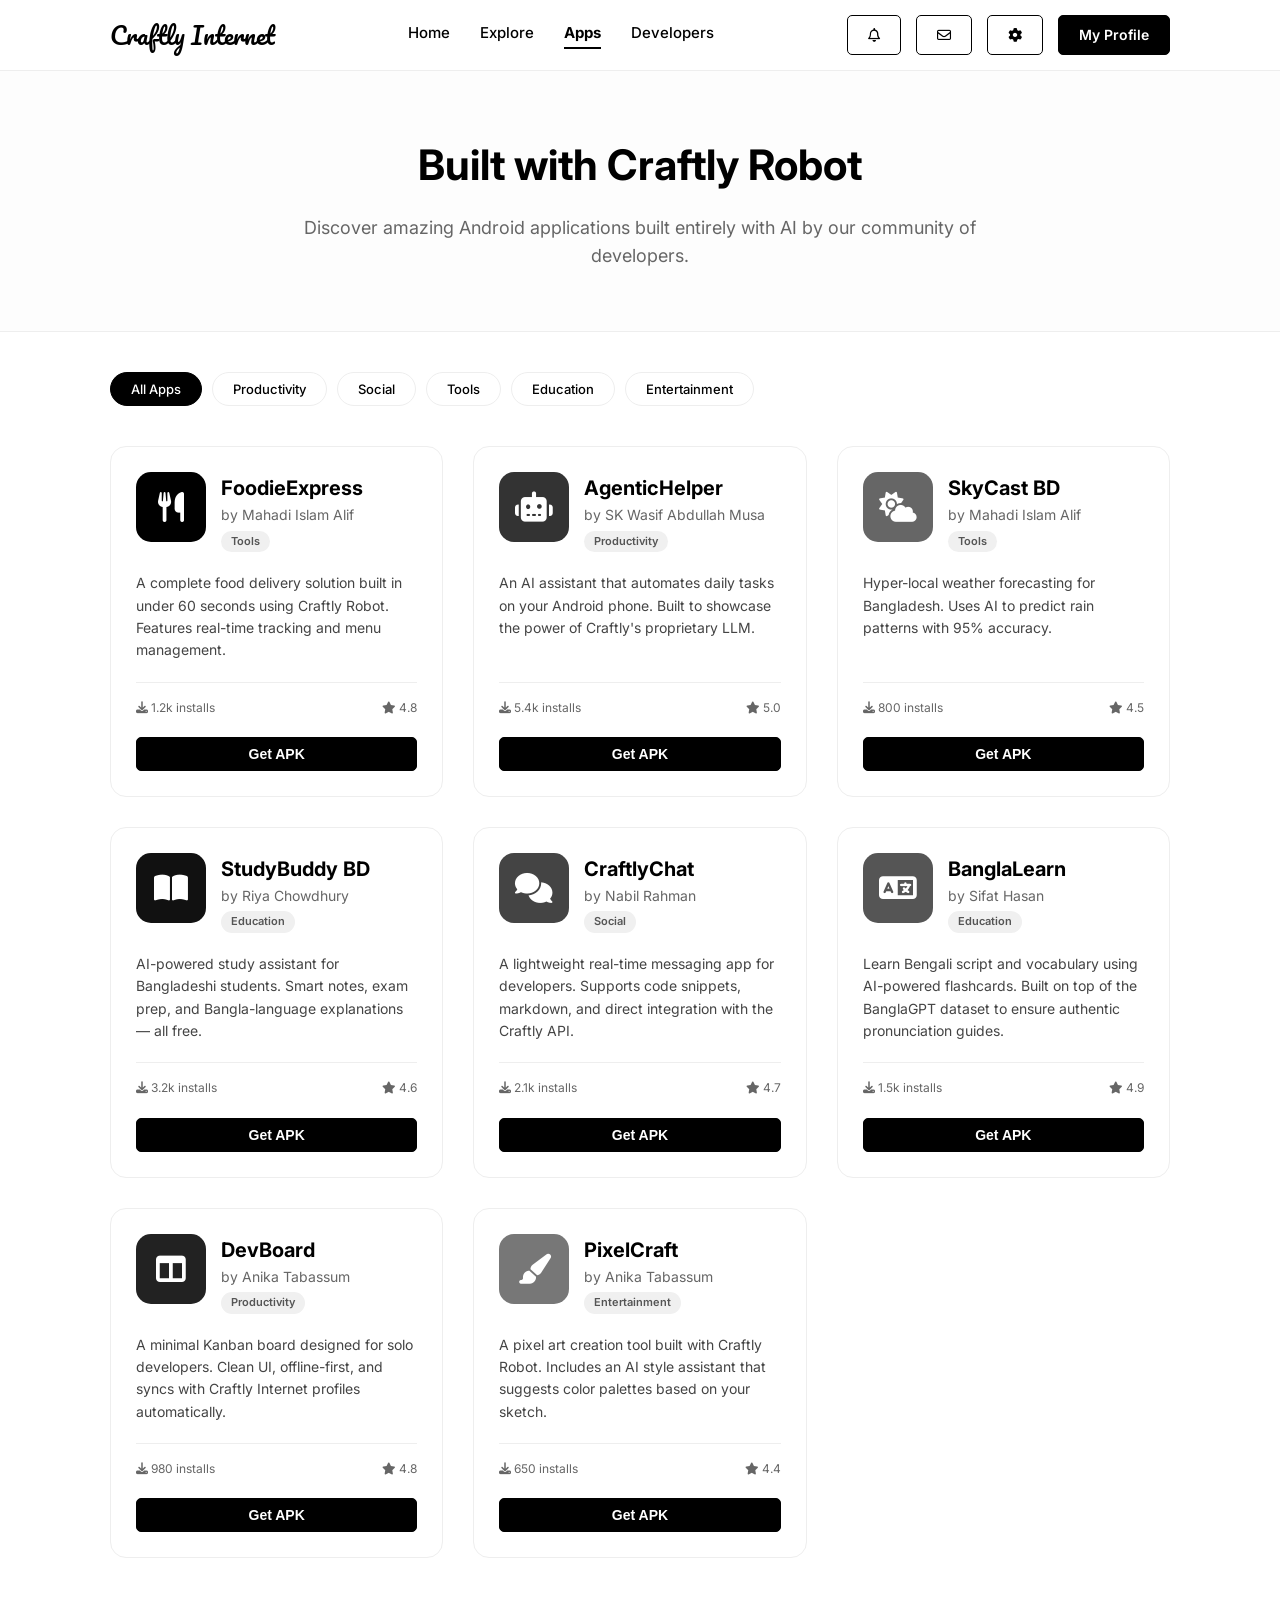
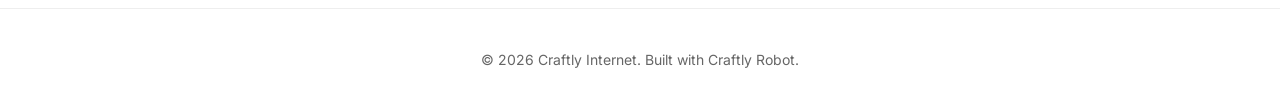
<file: apps.html>
<!DOCTYPE html>
<html lang="en">
<head>
    <meta charset="UTF-8">
    <meta name="viewport" content="width=device-width, initial-scale=1.0">
    <title>App Showcase | Craftly Internet</title>
    <link rel="stylesheet" href="css/style.css">
    <link rel="stylesheet" href="https://cdnjs.cloudflare.com/ajax/libs/font-awesome/6.4.0/css/all.min.css">
    <style>
        .app-hero {
            text-align: center;
            padding: 60px 0;
            background: #fdfdfd;
            border-bottom: 1px solid var(--border-color);
            margin-bottom: 40px;
        }
        .app-hero h1 { font-size: 42px; margin-bottom: 15px; }
        .app-hero p {
            font-size: 18px;
            color: var(--secondary-text);
            max-width: 700px;
            margin: 0 auto;
        }
        .app-grid {
            display: grid;
            grid-template-columns: repeat(auto-fill, minmax(300px, 1fr));
            gap: 30px;
            margin-bottom: 50px;
        }
        .app-card {
            background: #fff;
            border: 1px solid var(--border-color);
            border-radius: 16px;
            padding: 25px;
            transition: 0.3s;
            display: flex;
            flex-direction: column;
        }
        .app-card:hover {
            transform: translateY(-5px);
            box-shadow: 0 10px 30px rgba(0,0,0,0.05);
        }
        .app-card.hidden { display: none; }
        .app-header {
            display: flex;
            gap: 15px;
            margin-bottom: 20px;
        }
        .app-icon-large {
            width: 70px;
            height: 70px;
            border-radius: 15px;
            background: #000;
            display: flex;
            align-items: center;
            justify-content: center;
            color: #fff;
            font-size: 30px;
            flex-shrink: 0;
        }
        .app-title { font-size: 20px; font-weight: 700; }
        .app-developer { font-size: 14px; color: var(--secondary-text); }
        .app-category-badge {
            display: inline-block;
            margin-top: 4px;
            padding: 2px 10px;
            background: #f0f0f0;
            border-radius: 20px;
            font-size: 11px;
            font-weight: 600;
            color: #555;
        }
        .app-desc {
            font-size: 14px;
            color: #444;
            margin-bottom: 20px;
            flex-grow: 1;
        }
        .app-stats {
            display: flex;
            justify-content: space-between;
            font-size: 12px;
            color: var(--secondary-text);
            padding-top: 15px;
            border-top: 1px solid var(--border-color);
        }
        .category-filter {
            display: flex;
            gap: 10px;
            margin-bottom: 30px;
            overflow-x: auto;
            padding-bottom: 10px;
        }
        .category-filter::-webkit-scrollbar { display: none; }
        .filter-btn {
            padding: 8px 20px;
            border-radius: 20px;
            border: 1px solid var(--border-color);
            background: #fff;
            white-space: nowrap;
            cursor: pointer;
            font-family: var(--font-main);
            font-size: 13px;
            font-weight: 500;
            transition: 0.2s;
        }
        .filter-btn.active, .filter-btn:hover {
            background: #000;
            color: #fff;
            border-color: #000;
        }
        .no-apps-msg {
            display: none;
            text-align: center;
            padding: 60px 20px;
            color: #999;
            font-size: 15px;
            grid-column: 1 / -1;
        }
        .no-apps-msg i { font-size: 36px; display: block; margin-bottom: 15px; }
    </style>
</head>
<body>
    <header>
        <div class="container nav-container">
            <div class="logo"><span>Craftly Internet</span></div>
            <button class="hamburger" aria-label="Toggle navigation" aria-expanded="false">
                <span></span><span></span><span></span>
            </button>
            <nav class="nav-links" id="navLinks">
                <a href="index.html">Home</a>
                <a href="explore.html">Explore</a>
                <a href="apps.html" style="font-weight:700; border-bottom:2px solid #000; padding-bottom:2px;">Apps</a>
                <a href="developers.html">Developers</a>
            </nav>
            <div class="nav-actions" id="navActions">
                <a href="notifications.html" class="btn btn-outline" title="Notifications"><i class="fa-regular fa-bell"></i></a>
                <a href="messages.html" class="btn btn-outline" title="Messages"><i class="fa-regular fa-envelope"></i></a>
                <a href="settings.html" class="btn btn-outline" title="Settings"><i class="fa-solid fa-gear"></i></a>
                <a href="profile.html" class="btn btn-dark">My Profile</a>
            </div>
        </div>
    </header>

    <section class="app-hero">
        <div class="container">
            <h1>Built with Craftly Robot</h1>
            <p>Discover amazing Android applications built entirely with AI by our community of developers.</p>
        </div>
    </section>

    <main class="container">
        <div class="category-filter" id="categoryFilter">
            <button class="filter-btn active" data-cat="all">All Apps</button>
            <button class="filter-btn" data-cat="productivity">Productivity</button>
            <button class="filter-btn" data-cat="social">Social</button>
            <button class="filter-btn" data-cat="tools">Tools</button>
            <button class="filter-btn" data-cat="education">Education</button>
            <button class="filter-btn" data-cat="entertainment">Entertainment</button>
        </div>

        <div class="app-grid" id="appGrid">
            <!-- App 1: FoodieExpress -->
            <div class="app-card" data-cat="tools">
                <div class="app-header">
                    <div class="app-icon-large"><i class="fa-solid fa-utensils"></i></div>
                    <div>
                        <div class="app-title">FoodieExpress</div>
                        <div class="app-developer">by Mahadi Islam Alif</div>
                        <span class="app-category-badge">Tools</span>
                    </div>
                </div>
                <p class="app-desc">A complete food delivery solution built in under 60 seconds using Craftly Robot. Features real-time tracking and menu management.</p>
                <div class="app-stats">
                    <span><i class="fa-solid fa-download"></i> 1.2k installs</span>
                    <span><i class="fa-solid fa-star"></i> 4.8</span>
                </div>
                <button class="btn btn-dark" style="margin-top: 20px; width: 100%;">Get APK</button>
            </div>

            <!-- App 2: AgenticHelper -->
            <div class="app-card" data-cat="productivity">
                <div class="app-header">
                    <div class="app-icon-large" style="background: #333;"><i class="fa-solid fa-robot"></i></div>
                    <div>
                        <div class="app-title">AgenticHelper</div>
                        <div class="app-developer">by SK Wasif Abdullah Musa</div>
                        <span class="app-category-badge">Productivity</span>
                    </div>
                </div>
                <p class="app-desc">An AI assistant that automates daily tasks on your Android phone. Built to showcase the power of Craftly's proprietary LLM.</p>
                <div class="app-stats">
                    <span><i class="fa-solid fa-download"></i> 5.4k installs</span>
                    <span><i class="fa-solid fa-star"></i> 5.0</span>
                </div>
                <button class="btn btn-dark" style="margin-top: 20px; width: 100%;">Get APK</button>
            </div>

            <!-- App 3: SkyCast BD -->
            <div class="app-card" data-cat="tools">
                <div class="app-header">
                    <div class="app-icon-large" style="background: #666;"><i class="fa-solid fa-cloud-sun"></i></div>
                    <div>
                        <div class="app-title">SkyCast BD</div>
                        <div class="app-developer">by Mahadi Islam Alif</div>
                        <span class="app-category-badge">Tools</span>
                    </div>
                </div>
                <p class="app-desc">Hyper-local weather forecasting for Bangladesh. Uses AI to predict rain patterns with 95% accuracy.</p>
                <div class="app-stats">
                    <span><i class="fa-solid fa-download"></i> 800 installs</span>
                    <span><i class="fa-solid fa-star"></i> 4.5</span>
                </div>
                <button class="btn btn-dark" style="margin-top: 20px; width: 100%;">Get APK</button>
            </div>

            <!-- App 4: StudyBuddy BD -->
            <div class="app-card" data-cat="education">
                <div class="app-header">
                    <div class="app-icon-large" style="background: #111;"><i class="fa-solid fa-book-open"></i></div>
                    <div>
                        <div class="app-title">StudyBuddy BD</div>
                        <div class="app-developer">by Riya Chowdhury</div>
                        <span class="app-category-badge">Education</span>
                    </div>
                </div>
                <p class="app-desc">AI-powered study assistant for Bangladeshi students. Smart notes, exam prep, and Bangla-language explanations &mdash; all free.</p>
                <div class="app-stats">
                    <span><i class="fa-solid fa-download"></i> 3.2k installs</span>
                    <span><i class="fa-solid fa-star"></i> 4.6</span>
                </div>
                <button class="btn btn-dark" style="margin-top: 20px; width: 100%;">Get APK</button>
            </div>

            <!-- App 5: CraftlyChat -->
            <div class="app-card" data-cat="social">
                <div class="app-header">
                    <div class="app-icon-large" style="background: #444;"><i class="fa-solid fa-comments"></i></div>
                    <div>
                        <div class="app-title">CraftlyChat</div>
                        <div class="app-developer">by Nabil Rahman</div>
                        <span class="app-category-badge">Social</span>
                    </div>
                </div>
                <p class="app-desc">A lightweight real-time messaging app for developers. Supports code snippets, markdown, and direct integration with the Craftly API.</p>
                <div class="app-stats">
                    <span><i class="fa-solid fa-download"></i> 2.1k installs</span>
                    <span><i class="fa-solid fa-star"></i> 4.7</span>
                </div>
                <button class="btn btn-dark" style="margin-top: 20px; width: 100%;">Get APK</button>
            </div>

            <!-- App 6: BanglaLearn -->
            <div class="app-card" data-cat="education">
                <div class="app-header">
                    <div class="app-icon-large" style="background: #555;"><i class="fa-solid fa-language"></i></div>
                    <div>
                        <div class="app-title">BanglaLearn</div>
                        <div class="app-developer">by Sifat Hasan</div>
                        <span class="app-category-badge">Education</span>
                    </div>
                </div>
                <p class="app-desc">Learn Bengali script and vocabulary using AI-powered flashcards. Built on top of the BanglaGPT dataset to ensure authentic pronunciation guides.</p>
                <div class="app-stats">
                    <span><i class="fa-solid fa-download"></i> 1.5k installs</span>
                    <span><i class="fa-solid fa-star"></i> 4.9</span>
                </div>
                <button class="btn btn-dark" style="margin-top: 20px; width: 100%;">Get APK</button>
            </div>

            <!-- App 7: DevBoard -->
            <div class="app-card" data-cat="productivity">
                <div class="app-header">
                    <div class="app-icon-large" style="background: #222;"><i class="fa-solid fa-table-columns"></i></div>
                    <div>
                        <div class="app-title">DevBoard</div>
                        <div class="app-developer">by Anika Tabassum</div>
                        <span class="app-category-badge">Productivity</span>
                    </div>
                </div>
                <p class="app-desc">A minimal Kanban board designed for solo developers. Clean UI, offline-first, and syncs with Craftly Internet profiles automatically.</p>
                <div class="app-stats">
                    <span><i class="fa-solid fa-download"></i> 980 installs</span>
                    <span><i class="fa-solid fa-star"></i> 4.8</span>
                </div>
                <button class="btn btn-dark" style="margin-top: 20px; width: 100%;">Get APK</button>
            </div>

            <!-- App 8: PixelCraft -->
            <div class="app-card" data-cat="entertainment">
                <div class="app-header">
                    <div class="app-icon-large" style="background: #777;"><i class="fa-solid fa-paintbrush"></i></div>
                    <div>
                        <div class="app-title">PixelCraft</div>
                        <div class="app-developer">by Anika Tabassum</div>
                        <span class="app-category-badge">Entertainment</span>
                    </div>
                </div>
                <p class="app-desc">A pixel art creation tool built with Craftly Robot. Includes an AI style assistant that suggests color palettes based on your sketch.</p>
                <div class="app-stats">
                    <span><i class="fa-solid fa-download"></i> 650 installs</span>
                    <span><i class="fa-solid fa-star"></i> 4.4</span>
                </div>
                <button class="btn btn-dark" style="margin-top: 20px; width: 100%;">Get APK</button>
            </div>

            <div class="no-apps-msg" id="noAppsMsg">
                <i class="fa-solid fa-mobile-screen-button"></i>
                No apps found in this category yet.
            </div>
        </div>
    </main>

    <footer>
        <div class="container">
            <p>&copy; 2026 Craftly Internet. Built with Craftly Robot.</p>
        </div>
    </footer>
    <script src="js/animation.js"></script>
    <script>
    // Working category filter
    const filterBtns = document.querySelectorAll('#categoryFilter .filter-btn');
    const appCards = document.querySelectorAll('.app-card[data-cat]');
    const noAppsMsg = document.getElementById('noAppsMsg');

    filterBtns.forEach(function(btn) {
        btn.addEventListener('click', function() {
            filterBtns.forEach(function(b) { b.classList.remove('active'); });
            btn.classList.add('active');
            var cat = btn.dataset.cat;
            var visible = 0;
            appCards.forEach(function(card) {
                if (cat === 'all' || card.dataset.cat === cat) {
                    card.classList.remove('hidden');
                    visible++;
                } else {
                    card.classList.add('hidden');
                }
            });
            noAppsMsg.style.display = visible === 0 ? 'block' : 'none';
        });
    });
    </script>
</body>
</html>
</file>
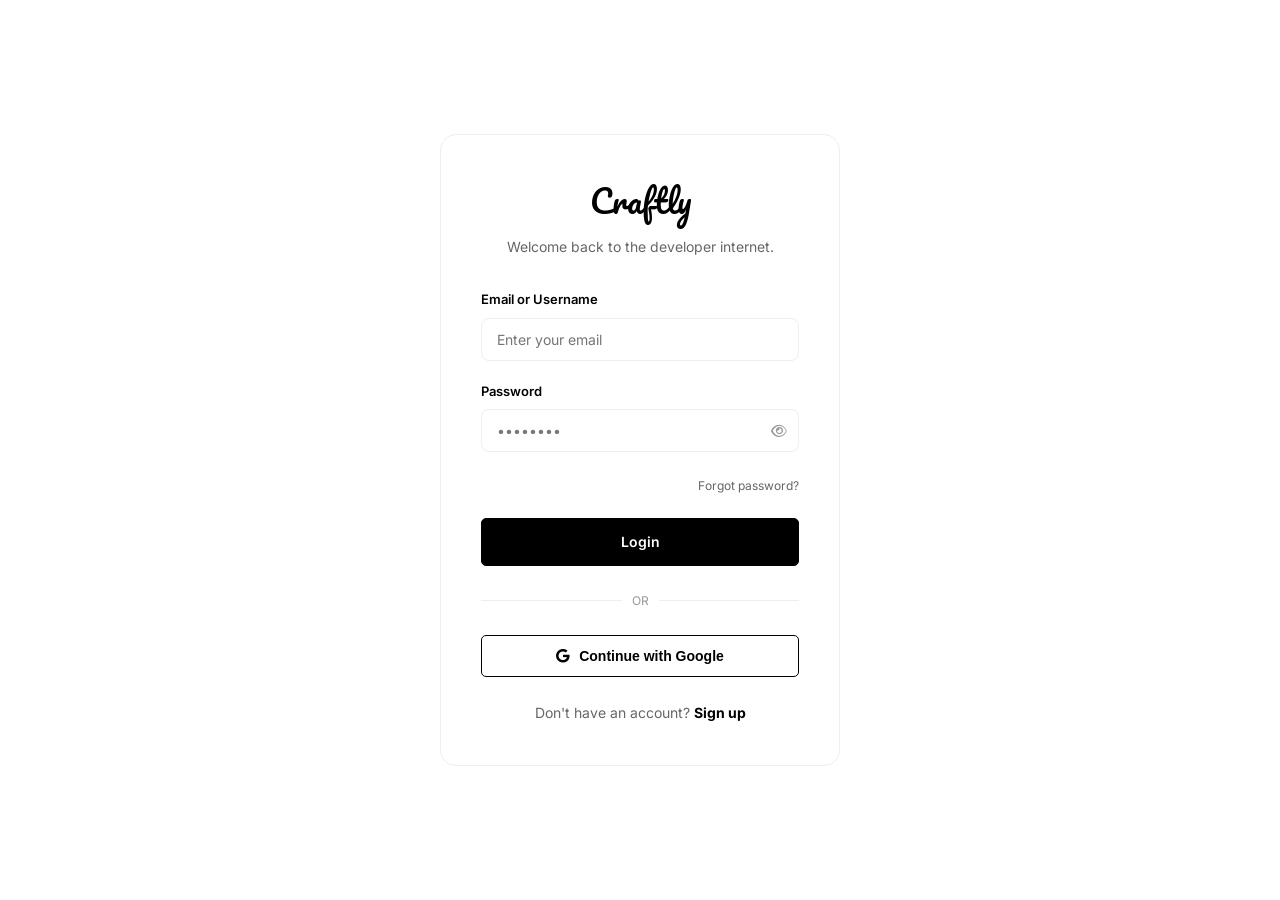
<file: login.html>
<!DOCTYPE html>
<html lang="en">
<head>
    <meta charset="UTF-8">
    <meta name="viewport" content="width=device-width, initial-scale=1.0">
    <title>Login | Craftly Internet</title>
    <link rel="stylesheet" href="css/style.css">
    <link rel="stylesheet" href="https://cdnjs.cloudflare.com/ajax/libs/font-awesome/6.4.0/css/all.min.css">
    <style>
        body { display: flex; flex-direction: column; min-height: 100vh; }
        .auth-container { flex-grow: 1; display: flex; align-items: center; justify-content: center; padding: 40px 20px; }
        .auth-card { width: 100%; max-width: 400px; background: #fff; border: 1px solid var(--border-color); border-radius: 16px; padding: 40px; text-align: center; }
        .auth-logo { font-family: var(--font-logo); font-size: 32px; margin-bottom: 10px; }
        .auth-subtitle { color: var(--secondary-text); margin-bottom: 30px; font-size: 14px; }
        .form-group { text-align: left; margin-bottom: 20px; }
        .form-group label { display: block; font-size: 13px; font-weight: 600; margin-bottom: 8px; }
        .input-wrap { position: relative; }
        .form-control { width: 100%; padding: 12px 15px; border: 1px solid var(--border-color); border-radius: 8px; font-family: var(--font-main); font-size: 14px; }
        .form-control:focus { outline: none; border-color: #000; }
        .toggle-pw { position: absolute; right: 12px; top: 50%; transform: translateY(-50%); background: none; border: none; cursor: pointer; color: #999; font-size: 14px; }
        .auth-btn { width: 100%; padding: 12px; margin-top: 10px; cursor: pointer; }
        .auth-footer { margin-top: 25px; font-size: 14px; color: var(--secondary-text); }
        .auth-footer a { color: #000; font-weight: 700; }
    </style>
</head>
<body>
    <div class="auth-container">
        <div class="auth-card">
            <div class="auth-logo">Craftly</div>
            <p class="auth-subtitle">Welcome back to the developer internet.</p>

            <div>
                <div class="form-group">
                    <label for="loginEmail">Email or Username</label>
                    <input type="text" id="loginEmail" class="form-control" placeholder="Enter your email">
                </div>
                <div class="form-group">
                    <label for="loginPassword">Password</label>
                    <div class="input-wrap">
                        <input type="password" id="loginPassword" class="form-control" placeholder="&bull;&bull;&bull;&bull;&bull;&bull;&bull;&bull;">
                        <button class="toggle-pw" type="button" onclick="togglePw('loginPassword', this)" aria-label="Show password">
                            <i class="fa-regular fa-eye"></i>
                        </button>
                    </div>
                </div>
                <div style="text-align: right; margin-bottom: 20px;">
                    <a href="#" style="font-size: 12px; color: var(--secondary-text);">Forgot password?</a>
                </div>
                <a href="index.html" class="btn btn-dark auth-btn" style="display: block; text-align: center;">Login</a>
            </div>

            <div style="margin: 25px 0; display: flex; align-items: center; gap: 10px;">
                <div style="flex-grow: 1; height: 1px; background: #eee;"></div>
                <span style="font-size: 12px; color: #999;">OR</span>
                <div style="flex-grow: 1; height: 1px; background: #eee;"></div>
            </div>

            <button class="btn btn-outline auth-btn" style="display: flex; align-items: center; justify-content: center; gap: 10px; width: 100%;">
                <i class="fa-brands fa-google"></i> Continue with Google
            </button>

            <div class="auth-footer">
                Don't have an account? <a href="register.html">Sign up</a>
            </div>
        </div>
    </div>
    <script>
    function togglePw(fieldId, btn) {
        var field = document.getElementById(fieldId);
        var icon = btn.querySelector('i');
        if (field.type === 'password') {
            field.type = 'text';
            icon.classList.replace('fa-eye', 'fa-eye-slash');
        } else {
            field.type = 'password';
            icon.classList.replace('fa-eye-slash', 'fa-eye');
        }
    }
    </script>
</body>
</html>
</file>
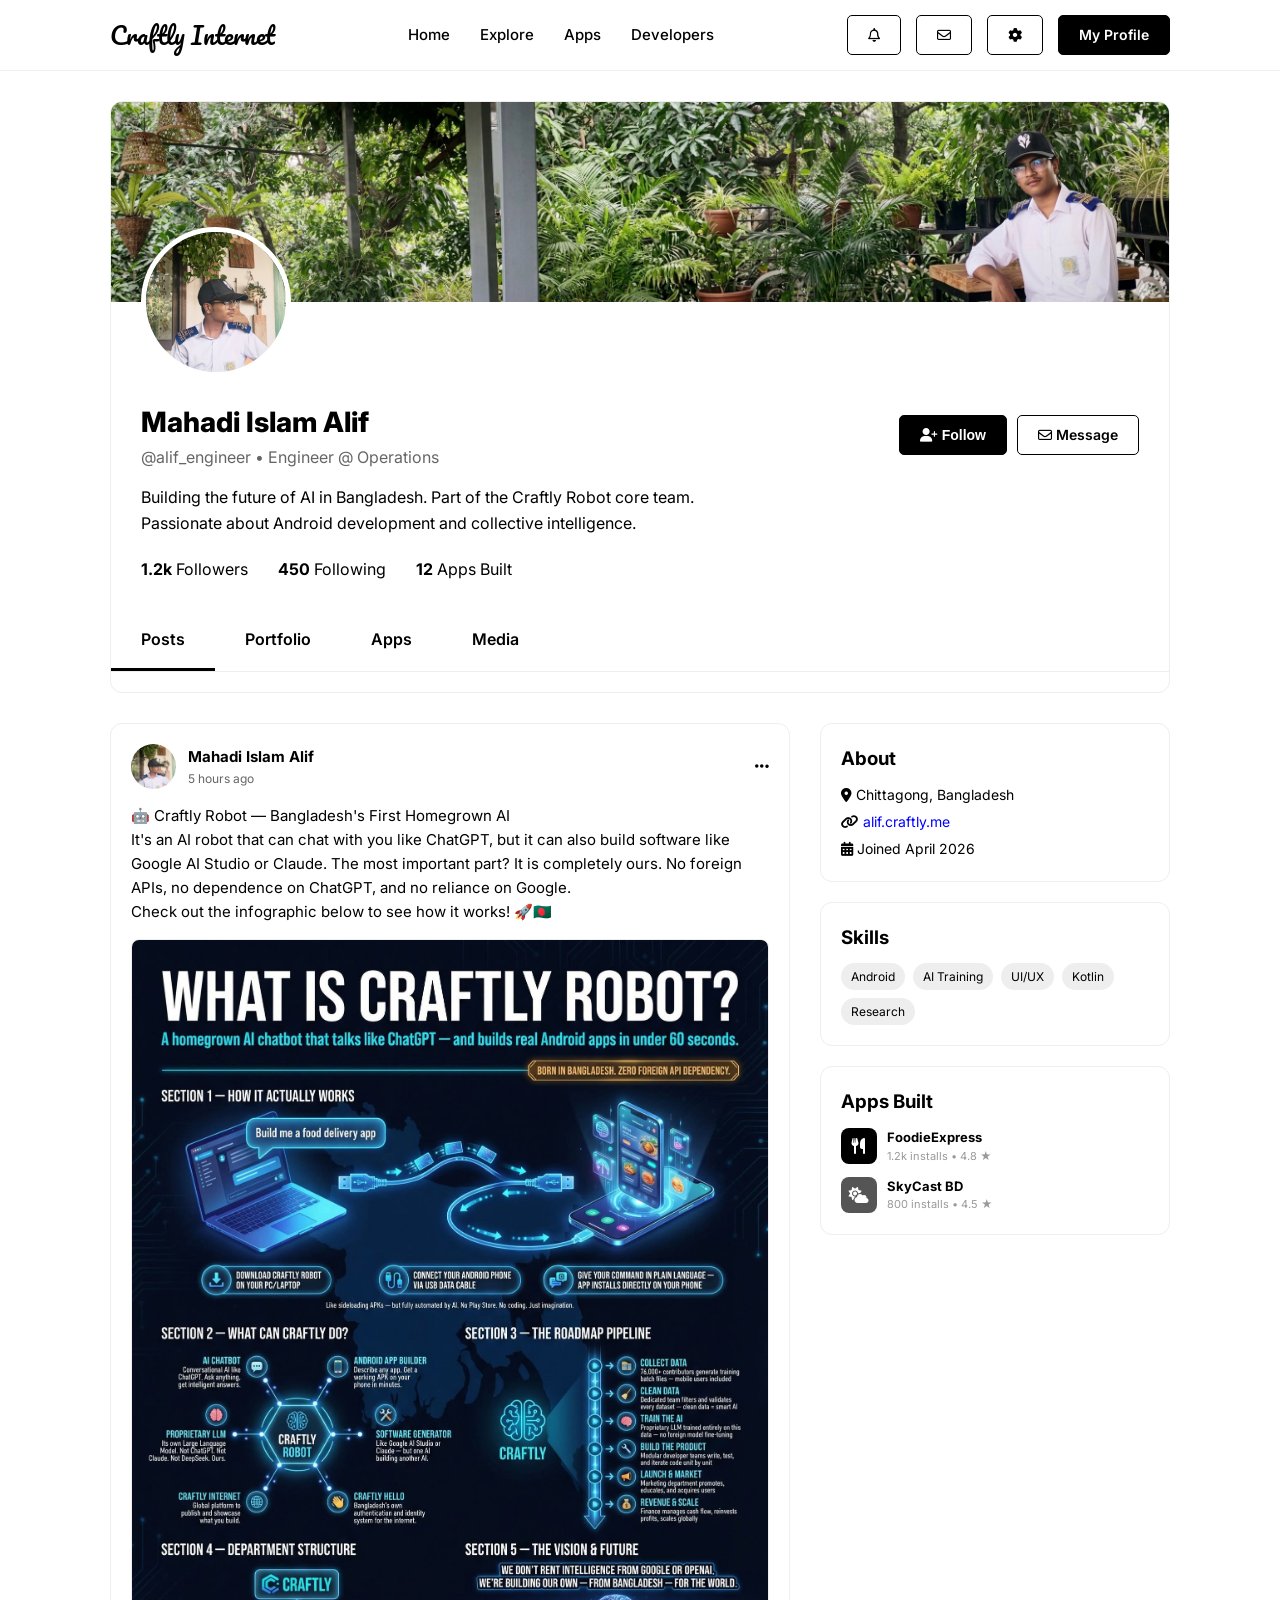
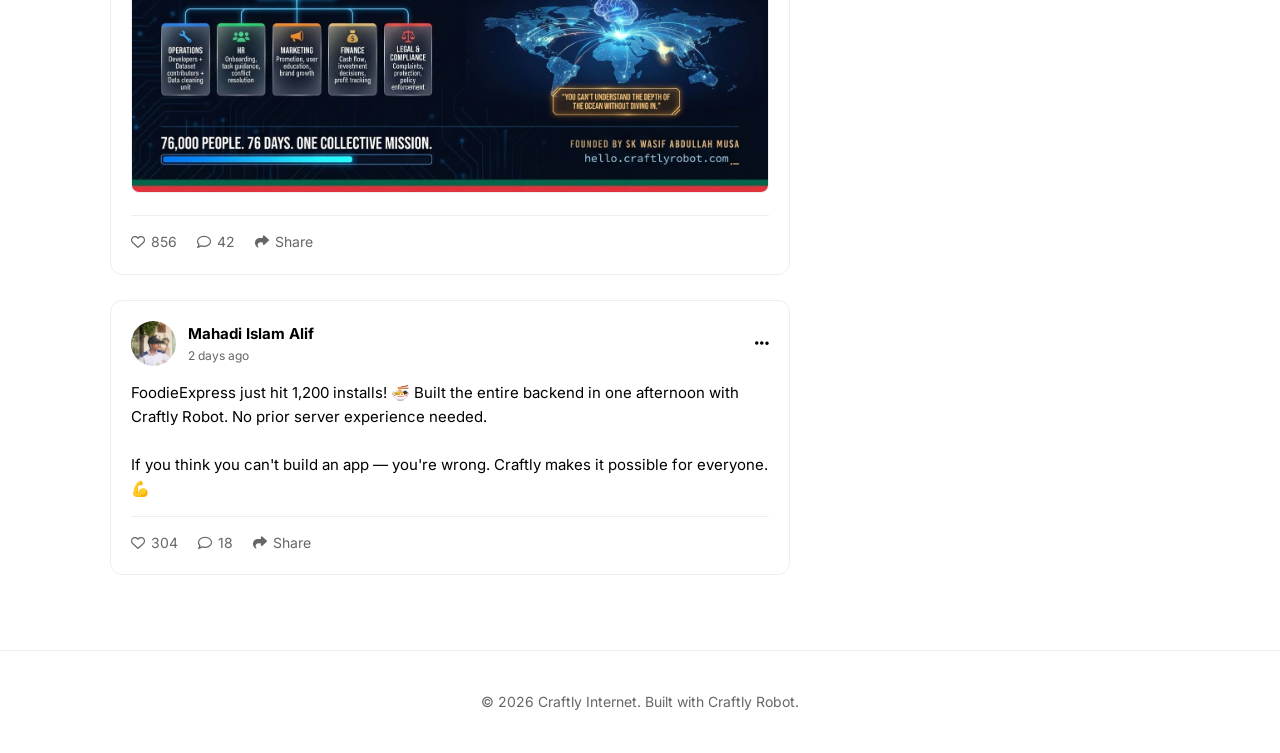
<file: profile.html>
<!DOCTYPE html>
<html lang="en">
<head>
    <meta charset="UTF-8">
    <meta name="viewport" content="width=device-width, initial-scale=1.0">
    <title>Mahadi Islam Alif | Craftly Profile</title>
    <link rel="stylesheet" href="css/style.css">
    <link rel="stylesheet" href="https://cdnjs.cloudflare.com/ajax/libs/font-awesome/6.4.0/css/all.min.css">
    <style>
        .profile-header {
            background: #fff;
            border: 1px solid var(--border-color);
            border-radius: 12px;
            overflow: hidden;
            margin-bottom: 30px;
        }
        .cover-photo {
            height: 200px;
            width: 100%;
            object-fit: cover;
            display: block;
        }
        .profile-info-section {
            padding: 0 30px 30px;
            position: relative;
        }
        .profile-avatar-large {
            width: 150px;
            height: 150px;
            border-radius: 50%;
            border: 5px solid #fff;
            background: #eee;
            margin-top: -75px;
            margin-bottom: 15px;
            object-fit: cover;
        }
        .profile-meta {
            display: flex;
            justify-content: space-between;
            align-items: flex-end;
        }
        .profile-name-large { font-size: 28px; font-weight: 800; }
        .profile-handle { color: var(--secondary-text); font-size: 16px; }
        .profile-bio { margin-top: 15px; font-size: 16px; max-width: 600px; }
        .profile-stats { display: flex; gap: 30px; margin-top: 20px; }
        .stat-item span { font-weight: 700; }
        .profile-tabs {
            display: flex;
            border-bottom: 1px solid var(--border-color);
            margin-bottom: 20px;
        }
        .tab-item {
            padding: 15px 30px;
            font-weight: 600;
            cursor: pointer;
            border-bottom: 3px solid transparent;
        }
        .tab-item.active { border-bottom-color: var(--text-color); }
        .profile-main-content {
            display: grid;
            grid-template-columns: 1fr 350px;
            gap: 30px;
        }
        @media (max-width: 768px) {
            .profile-main-content { grid-template-columns: 1fr; }
            .profile-meta { flex-direction: column; align-items: flex-start; }
            .profile-meta > div:last-child { margin-top: 10px; margin-bottom: 0 !important; }
            .profile-name-large { font-size: 22px; }
            .profile-handle { font-size: 13px; }
            .profile-stats { gap: 15px; flex-wrap: wrap; }
            .tab-item { padding: 12px 15px; font-size: 14px; }
            .profile-info-section { padding: 0 15px 20px; }
            .profile-avatar-large { width: 100px; height: 100px; margin-top: -50px; }
        }
    </style>
</head>
<body>
    <header>
        <div class="container nav-container">
            <div class="logo"><span>Craftly Internet</span></div>
            <button class="hamburger" aria-label="Toggle navigation" aria-expanded="false">
                <span></span><span></span><span></span>
            </button>
            <nav class="nav-links" id="navLinks">
                <a href="index.html">Home</a>
                <a href="explore.html">Explore</a>
                <a href="apps.html">Apps</a>
                <a href="developers.html">Developers</a>
            </nav>
            <div class="nav-actions" id="navActions">
                <a href="notifications.html" class="btn btn-outline" title="Notifications"><i class="fa-regular fa-bell"></i></a>
                <a href="messages.html" class="btn btn-outline" title="Messages"><i class="fa-regular fa-envelope"></i></a>
                <a href="settings.html" class="btn btn-outline" title="Settings"><i class="fa-solid fa-gear"></i></a>
                <a href="profile.html" class="btn btn-dark">My Profile</a>
            </div>
        </div>
    </header>

    <main class="container" style="padding-top: 30px;">
        <div class="profile-header">
            <img src="photos/1777050519192.png" alt="Cover Photo" class="cover-photo">
            <div class="profile-info-section">
                <div class="profile-meta">
                    <div>
                        <img src="photos/alif.png" alt="Alif" class="profile-avatar-large">
                        <div class="profile-name-large">Mahadi Islam Alif</div>
                        <div class="profile-handle">@alif_engineer &bull; Engineer @ Operations</div>
                    </div>
                    <div style="display: flex; gap: 10px; margin-bottom: 15px;" id="profileActions">
                        <!-- Shown when visiting someone else's profile -->
                        <button class="btn btn-dark" id="followBtn" onclick="toggleFollow()"><i class="fa-solid fa-user-plus"></i> Follow</button>
                        <a href="messages.html" class="btn btn-outline"><i class="fa-regular fa-envelope"></i> Message</a>
                        <!-- Shown on your own profile (hidden by default for visitor view) -->
                        <button class="btn btn-outline" id="editBtn" style="display:none;">Edit Profile</button>
                    </div>
                </div>
                <div class="profile-bio">
                    Building the future of AI in Bangladesh. Part of the Craftly Robot core team. Passionate about Android development and collective intelligence.
                </div>
                <div class="profile-stats">
                    <div class="stat-item"><span>1.2k</span> Followers</div>
                    <div class="stat-item"><span>450</span> Following</div>
                    <div class="stat-item"><span>12</span> Apps Built</div>
                </div>
            </div>
            <div class="profile-tabs">
                <div class="tab-item active">Posts</div>
                <div class="tab-item">Portfolio</div>
                <div class="tab-item">Apps</div>
                <div class="tab-item">Media</div>
            </div>
        </div>

        <div class="profile-main-content">
            <section class="feed">
                <!-- Use actual avatar consistently -->
                <article class="post-card">
                    <div class="post-header">
                        <div class="user-info">
                            <img src="photos/alif.png" alt="Alif" class="user-avatar">
                            <div>
                                <div class="user-name">Mahadi Islam Alif</div>
                                <div class="post-time">5 hours ago</div>
                            </div>
                        </div>
                        <i class="fa-solid fa-ellipsis"></i>
                    </div>
                    <div class="post-content">&#x1F916; Craftly Robot &mdash; Bangladesh's First Homegrown AI
It's an AI robot that can chat with you like ChatGPT, but it can also build software like Google AI Studio or Claude. The most important part? It is completely ours. No foreign APIs, no dependence on ChatGPT, and no reliance on Google.
Check out the infographic below to see how it works! &#x1F680;&#x1F1E7;&#x1F1E9;</div>
                    <img src="photos/FB_IMG_1777027614999.jpg" alt="Craftly Robot Infographic" class="post-image">
                    <div class="post-actions">
                        <div class="action-item"><i class="fa-regular fa-heart"></i> 856</div>
                        <div class="action-item"><i class="fa-regular fa-comment"></i> 42</div>
                        <div class="action-item"><i class="fa-solid fa-share"></i> Share</div>
                    </div>
                </article>

                <article class="post-card">
                    <div class="post-header">
                        <div class="user-info">
                            <img src="photos/alif.png" alt="Alif" class="user-avatar">
                            <div>
                                <div class="user-name">Mahadi Islam Alif</div>
                                <div class="post-time">2 days ago</div>
                            </div>
                        </div>
                        <i class="fa-solid fa-ellipsis"></i>
                    </div>
                    <div class="post-content">FoodieExpress just hit 1,200 installs! &#x1F35C; Built the entire backend in one afternoon with Craftly Robot. No prior server experience needed.

If you think you can't build an app &mdash; you're wrong. Craftly makes it possible for everyone. &#x1F4AA;</div>
                    <div class="post-actions">
                        <div class="action-item"><i class="fa-regular fa-heart"></i> 304</div>
                        <div class="action-item"><i class="fa-regular fa-comment"></i> 18</div>
                        <div class="action-item"><i class="fa-solid fa-share"></i> Share</div>
                    </div>
                </article>
            </section>

            <aside class="sidebar">
                <div class="sidebar-card">
                    <h3>About</h3>
                    <p style="font-size: 14px; margin-top: 10px;"><i class="fa-solid fa-location-dot"></i> Chittagong, Bangladesh</p>
                    <p style="font-size: 14px; margin-top: 5px;"><i class="fa-solid fa-link"></i> <a href="#" style="color: blue;">alif.craftly.me</a></p>
                    <p style="font-size: 14px; margin-top: 5px;"><i class="fa-solid fa-calendar-days"></i> Joined April 2026</p>
                </div>
                <div class="sidebar-card">
                    <h3>Skills</h3>
                    <div style="display: flex; flex-wrap: wrap; gap: 8px; margin-top: 10px;">
                        <span style="background: #eee; padding: 4px 10px; border-radius: 20px; font-size: 12px;">Android</span>
                        <span style="background: #eee; padding: 4px 10px; border-radius: 20px; font-size: 12px;">AI Training</span>
                        <span style="background: #eee; padding: 4px 10px; border-radius: 20px; font-size: 12px;">UI/UX</span>
                        <span style="background: #eee; padding: 4px 10px; border-radius: 20px; font-size: 12px;">Kotlin</span>
                        <span style="background: #eee; padding: 4px 10px; border-radius: 20px; font-size: 12px;">Research</span>
                    </div>
                </div>
                <div class="sidebar-card">
                    <h3>Apps Built</h3>
                    <div style="display: flex; flex-direction: column; gap: 10px; margin-top: 10px;">
                        <div style="display: flex; align-items: center; gap: 10px;">
                            <div style="width: 36px; height: 36px; background: #000; border-radius: 8px; display: flex; align-items: center; justify-content: center; color: #fff; font-size: 16px;"><i class="fa-solid fa-utensils"></i></div>
                            <div>
                                <div style="font-weight: 700; font-size: 13px;">FoodieExpress</div>
                                <div style="font-size: 11px; color: #999;">1.2k installs &bull; 4.8 &#9733;</div>
                            </div>
                        </div>
                        <div style="display: flex; align-items: center; gap: 10px;">
                            <div style="width: 36px; height: 36px; background: #555; border-radius: 8px; display: flex; align-items: center; justify-content: center; color: #fff; font-size: 16px;"><i class="fa-solid fa-cloud-sun"></i></div>
                            <div>
                                <div style="font-weight: 700; font-size: 13px;">SkyCast BD</div>
                                <div style="font-size: 11px; color: #999;">800 installs &bull; 4.5 &#9733;</div>
                            </div>
                        </div>
                    </div>
                </div>
            </aside>
        </div>
    </main>

    <footer>
        <div class="container">
            <p>&copy; 2026 Craftly Internet. Built with Craftly Robot.</p>
        </div>
    </footer>
    <script src="js/animation.js"></script>
    <script>
    var isFollowing = false;
    function toggleFollow() {
        isFollowing = !isFollowing;
        var btn = document.getElementById('followBtn');
        if (isFollowing) {
            btn.innerHTML = '<i class="fa-solid fa-user-check"></i> Following';
            btn.classList.remove('btn-dark');
            btn.classList.add('btn-outline');
        } else {
            btn.innerHTML = '<i class="fa-solid fa-user-plus"></i> Follow';
            btn.classList.remove('btn-outline');
            btn.classList.add('btn-dark');
        }
    }
    </script>
</body>
</html>
</file>
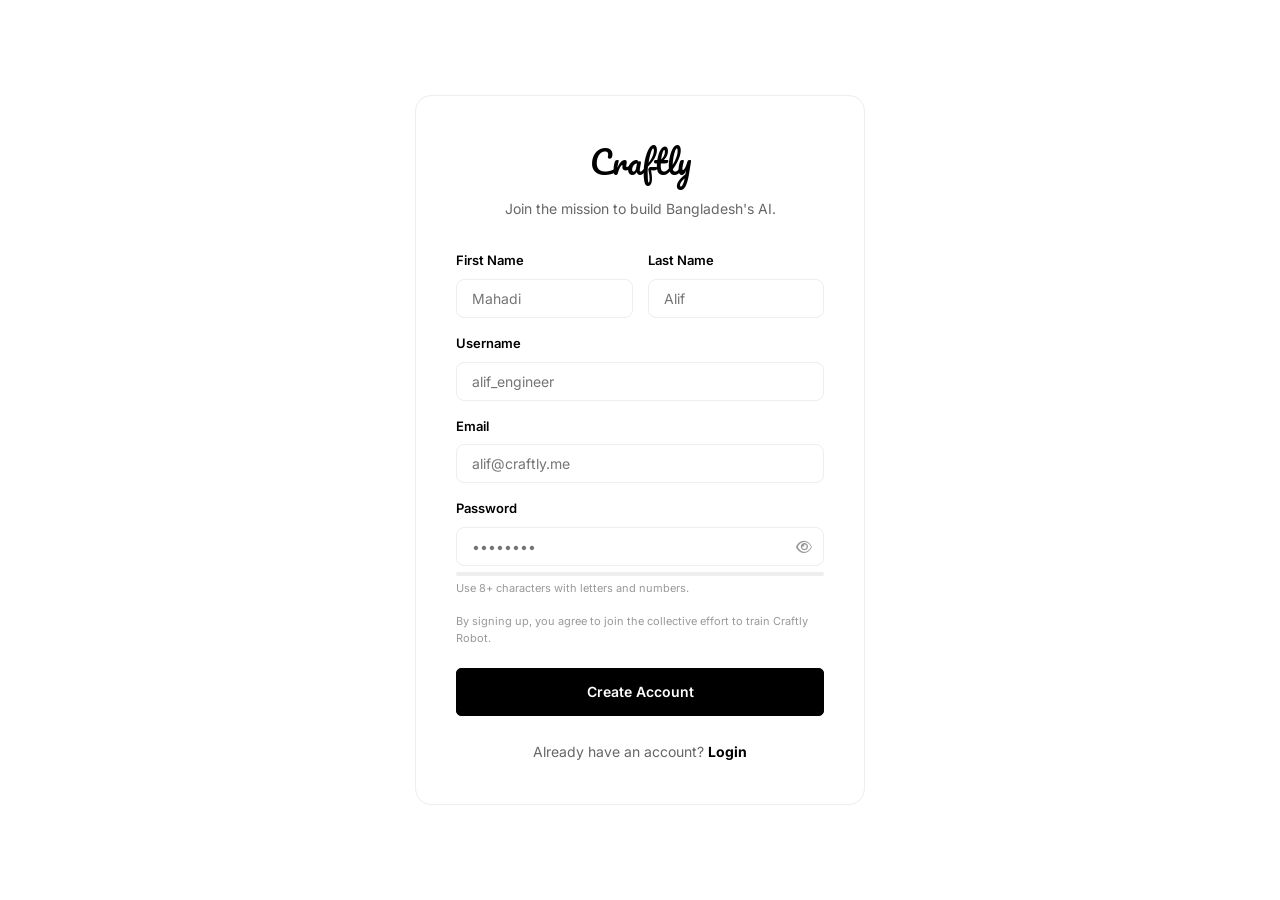
<file: register.html>
<!DOCTYPE html>
<html lang="en">
<head>
    <meta charset="UTF-8">
    <meta name="viewport" content="width=device-width, initial-scale=1.0">
    <title>Join Craftly | Craftly Internet</title>
    <link rel="stylesheet" href="css/style.css">
    <link rel="stylesheet" href="https://cdnjs.cloudflare.com/ajax/libs/font-awesome/6.4.0/css/all.min.css">
    <style>
        body { display: flex; flex-direction: column; min-height: 100vh; }
        .auth-container { flex-grow: 1; display: flex; align-items: center; justify-content: center; padding: 40px 20px; }
        .auth-card { width: 100%; max-width: 450px; background: #fff; border: 1px solid var(--border-color); border-radius: 16px; padding: 40px; text-align: center; }
        .auth-logo { font-family: var(--font-logo); font-size: 32px; margin-bottom: 10px; }
        .auth-subtitle { color: var(--secondary-text); margin-bottom: 30px; font-size: 14px; }
        .form-group { text-align: left; margin-bottom: 15px; }
        .form-group label { display: block; font-size: 13px; font-weight: 600; margin-bottom: 8px; }
        .input-wrap { position: relative; }
        .form-control { width: 100%; padding: 10px 15px; border: 1px solid var(--border-color); border-radius: 8px; font-family: var(--font-main); font-size: 14px; }
        .form-control:focus { outline: none; border-color: #000; }
        .toggle-pw { position: absolute; right: 12px; top: 50%; transform: translateY(-50%); background: none; border: none; cursor: pointer; color: #999; font-size: 14px; }
        .pw-strength { height: 4px; border-radius: 4px; margin-top: 6px; background: #eee; overflow: hidden; }
        .pw-strength-bar { height: 100%; width: 0; border-radius: 4px; transition: width 0.3s, background 0.3s; }
        .pw-hint { font-size: 11px; color: #999; margin-top: 4px; text-align: left; }
        .auth-btn { width: 100%; padding: 12px; margin-top: 10px; }
        .auth-footer { margin-top: 25px; font-size: 14px; color: var(--secondary-text); }
        .auth-footer a { color: #000; font-weight: 700; }
    </style>
</head>
<body>
    <div class="auth-container">
        <div class="auth-card">
            <div class="auth-logo">Craftly</div>
            <p class="auth-subtitle">Join the mission to build Bangladesh's AI.</p>

            <div>
                <div style="display: grid; grid-template-columns: 1fr 1fr; gap: 15px;">
                    <div class="form-group">
                        <label for="firstName">First Name</label>
                        <input type="text" id="firstName" class="form-control" placeholder="Mahadi">
                    </div>
                    <div class="form-group">
                        <label for="lastName">Last Name</label>
                        <input type="text" id="lastName" class="form-control" placeholder="Alif">
                    </div>
                </div>
                <div class="form-group">
                    <label for="username">Username</label>
                    <input type="text" id="username" class="form-control" placeholder="alif_engineer">
                </div>
                <div class="form-group">
                    <label for="email">Email</label>
                    <input type="email" id="email" class="form-control" placeholder="alif@craftly.me">
                </div>
                <div class="form-group">
                    <label for="regPassword">Password</label>
                    <div class="input-wrap">
                        <input type="password" id="regPassword" class="form-control" placeholder="&bull;&bull;&bull;&bull;&bull;&bull;&bull;&bull;" oninput="checkStrength(this.value)">
                        <button class="toggle-pw" type="button" onclick="togglePw('regPassword', this)" aria-label="Show password">
                            <i class="fa-regular fa-eye"></i>
                        </button>
                    </div>
                    <div class="pw-strength"><div class="pw-strength-bar" id="strengthBar"></div></div>
                    <div class="pw-hint" id="strengthHint">Use 8+ characters with letters and numbers.</div>
                </div>
                <p style="font-size: 11px; color: #999; margin-bottom: 20px; text-align: left;">
                    By signing up, you agree to join the collective effort to train Craftly Robot.
                </p>
                <a href="index.html" class="btn btn-dark auth-btn" style="display: block; text-align: center;">Create Account</a>
            </div>

            <div class="auth-footer">
                Already have an account? <a href="login.html">Login</a>
            </div>
        </div>
    </div>
    <script>
    function togglePw(fieldId, btn) {
        var field = document.getElementById(fieldId);
        var icon = btn.querySelector('i');
        if (field.type === 'password') {
            field.type = 'text';
            icon.classList.replace('fa-eye', 'fa-eye-slash');
        } else {
            field.type = 'password';
            icon.classList.replace('fa-eye-slash', 'fa-eye');
        }
    }
    function checkStrength(pw) {
        var bar = document.getElementById('strengthBar');
        var hint = document.getElementById('strengthHint');
        var score = 0;
        if (pw.length >= 8) score++;
        if (/[A-Z]/.test(pw)) score++;
        if (/[0-9]/.test(pw)) score++;
        if (/[^A-Za-z0-9]/.test(pw)) score++;
        var colors = ['#eee', '#e74c3c', '#f39c12', '#2ecc71', '#27ae60'];
        var labels = ['', 'Too weak', 'Fair', 'Good', 'Strong'];
        bar.style.width = (score * 25) + '%';
        bar.style.background = colors[score];
        hint.textContent = score === 0 ? 'Use 8+ characters with letters and numbers.' : labels[score];
    }
    </script>
</body>
</html>
</file>
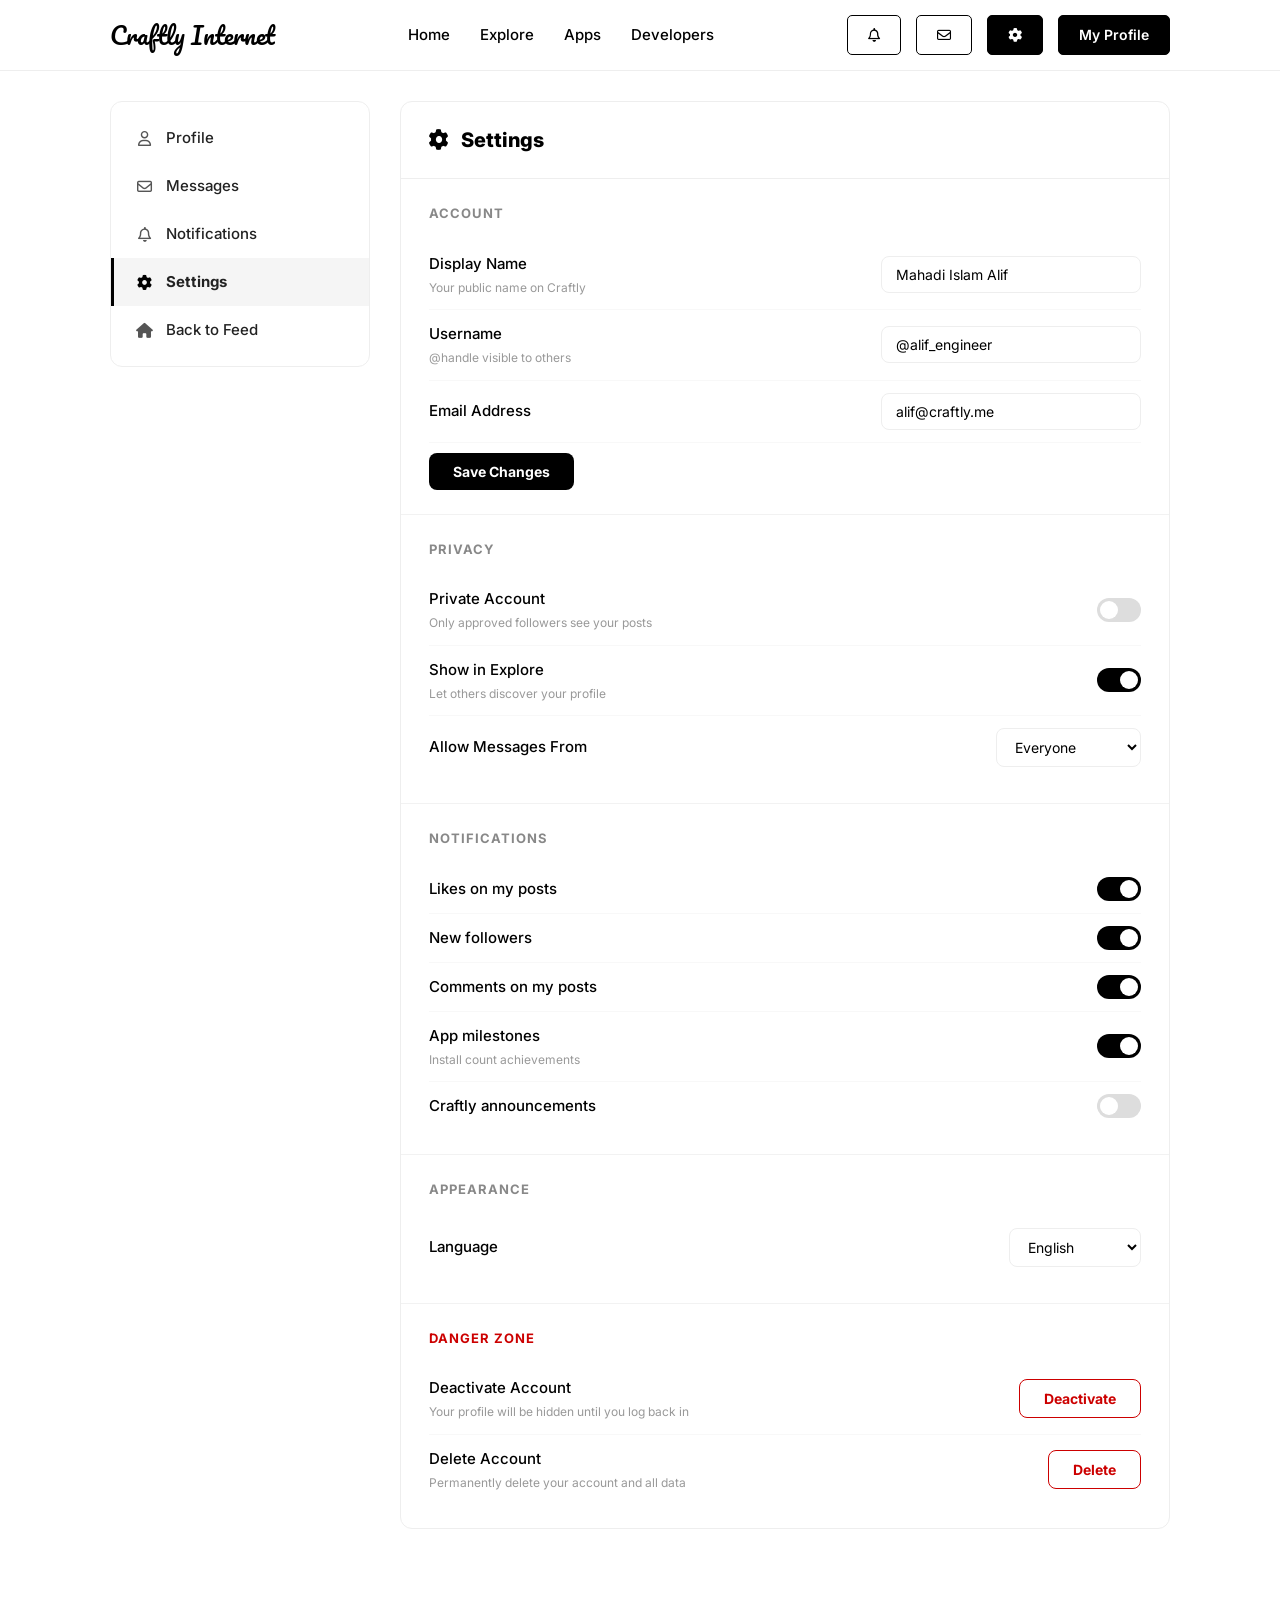
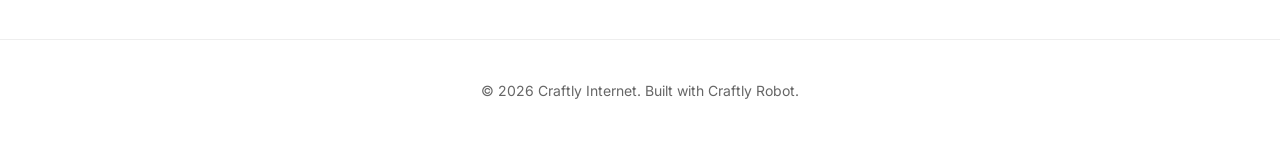
<file: settings.html>
<!DOCTYPE html>
<html lang="en">
<head>
    <meta charset="UTF-8">
    <meta name="viewport" content="width=device-width, initial-scale=1.0">
    <title>Settings | Craftly Internet</title>
    <link rel="stylesheet" href="css/style.css">
    <link rel="stylesheet" href="https://cdnjs.cloudflare.com/ajax/libs/font-awesome/6.4.0/css/all.min.css">
    <style>
        .page-layout { display: grid; grid-template-columns: 260px 1fr; gap: 30px; padding: 30px 0 60px; }
        .side-nav-card { background: #fff; border: 1px solid var(--border-color); border-radius: 12px; padding: 12px 0; height: fit-content; position: sticky; top: 20px; }
        .side-nav-link { display: flex; align-items: center; gap: 12px; padding: 12px 20px; font-size: 15px; font-weight: 500; color: #222; text-decoration: none; transition: 0.15s; border-left: 3px solid transparent; }
        .side-nav-link:hover { background: #f9f9f9; }
        .side-nav-link.active { font-weight: 700; border-left-color: #000; background: #f5f5f5; }
        .side-nav-link i { width: 20px; text-align: center; color: #555; }
        .side-nav-link.active i { color: #000; }
        .page-content-card { background: #fff; border: 1px solid var(--border-color); border-radius: 12px; overflow: hidden; }
        .page-content-header { padding: 22px 28px; border-bottom: 1px solid var(--border-color); display: flex; align-items: center; gap: 12px; }
        .page-content-header h2 { font-size: 20px; font-weight: 800; }
        .settings-section { padding: 24px 28px; border-bottom: 1px solid #f2f2f2; }
        .settings-section:last-child { border-bottom: none; }
        .settings-section-title { font-size: 13px; font-weight: 700; text-transform: uppercase; letter-spacing: 0.08em; color: #888; margin-bottom: 16px; }
        .settings-row { display: flex; align-items: center; justify-content: space-between; padding: 12px 0; border-bottom: 1px solid #f8f8f8; }
        .settings-row:last-child { border-bottom: none; }
        .settings-row-label { font-size: 15px; font-weight: 500; }
        .settings-row-desc { font-size: 12px; color: #999; margin-top: 2px; }
        .toggle { position: relative; width: 44px; height: 24px; flex-shrink: 0; }
        .toggle input { opacity: 0; width: 0; height: 0; }
        .toggle-slider { position: absolute; inset: 0; background: #ddd; border-radius: 24px; cursor: pointer; transition: 0.2s; }
        .toggle-slider::before { content: ''; position: absolute; left: 3px; bottom: 3px; width: 18px; height: 18px; background: #fff; border-radius: 50%; transition: 0.2s; }
        .toggle input:checked + .toggle-slider { background: #000; }
        .toggle input:checked + .toggle-slider::before { transform: translateX(20px); }
        .settings-input { border: 1px solid var(--border-color); border-radius: 8px; padding: 9px 14px; font-size: 14px; font-family: var(--font-main); outline: none; width: 260px; }
        .settings-input:focus { border-color: #000; }
        .settings-select { border: 1px solid var(--border-color); border-radius: 8px; padding: 9px 14px; font-size: 14px; font-family: var(--font-main); outline: none; background: #fff; cursor: pointer; }
        .save-btn { background: #000; color: #fff; border: none; border-radius: 8px; padding: 10px 24px; font-size: 14px; font-weight: 700; cursor: pointer; font-family: var(--font-main); }
        .save-btn:hover { opacity: 0.85; }
        .danger-btn { background: #fff; color: #c00; border: 1px solid #c00; border-radius: 8px; padding: 10px 24px; font-size: 14px; font-weight: 700; cursor: pointer; font-family: var(--font-main); }
        .danger-btn:hover { background: #c00; color: #fff; }
        .save-toast { display: none; position: fixed; bottom: 30px; right: 30px; background: #000; color: #fff; padding: 12px 22px; border-radius: 10px; font-size: 14px; font-weight: 600; z-index: 9999; }
        @media (max-width: 768px) {
            .page-layout { grid-template-columns: 1fr; }
            .side-nav-card { display: flex; flex-direction: row; overflow-x: auto; padding: 0; position: static; }
            .side-nav-link { padding: 12px 16px; border-left: none; border-bottom: 3px solid transparent; white-space: nowrap; }
            .side-nav-link.active { border-bottom-color: #000; border-left: none; }
            .settings-input { width: 100%; max-width: 200px; }
        }
    </style>
</head>
<body>
    <header>
        <div class="container nav-container">
            <div class="logo"><span>Craftly Internet</span></div>
            <button class="hamburger" aria-label="Toggle navigation" aria-expanded="false">
                <span></span><span></span><span></span>
            </button>
            <nav class="nav-links" id="navLinks">
                <a href="index.html">Home</a>
                <a href="explore.html">Explore</a>
                <a href="apps.html">Apps</a>
                <a href="developers.html">Developers</a>
            </nav>
            <div class="nav-actions" id="navActions">
                <a href="notifications.html" class="btn btn-outline" title="Notifications"><i class="fa-regular fa-bell"></i></a>
                <a href="messages.html" class="btn btn-outline" title="Messages"><i class="fa-regular fa-envelope"></i></a>
                <a href="settings.html" class="btn btn-outline" title="Settings" style="background:#000;color:#fff;border-color:#000;"><i class="fa-solid fa-gear"></i></a>
                <a href="profile.html" class="btn btn-dark">My Profile</a>
            </div>
        </div>
    </header>

    <main class="container">
        <div class="page-layout">
            <nav class="side-nav-card">
                <a href="profile.html" class="side-nav-link"><i class="fa-regular fa-user"></i> Profile</a>
                <a href="messages.html" class="side-nav-link"><i class="fa-regular fa-envelope"></i> Messages</a>
                <a href="notifications.html" class="side-nav-link"><i class="fa-regular fa-bell"></i> Notifications</a>
                <a href="settings.html" class="side-nav-link active"><i class="fa-solid fa-gear"></i> Settings</a>
                <a href="index.html" class="side-nav-link"><i class="fa-solid fa-house"></i> Back to Feed</a>
            </nav>

            <div class="page-content-card">
                <div class="page-content-header">
                    <i class="fa-solid fa-gear" style="font-size:20px;"></i>
                    <h2>Settings</h2>
                </div>

                <!-- Account -->
                <div class="settings-section">
                    <div class="settings-section-title">Account</div>
                    <div class="settings-row">
                        <div>
                            <div class="settings-row-label">Display Name</div>
                            <div class="settings-row-desc">Your public name on Craftly</div>
                        </div>
                        <input type="text" class="settings-input" value="Mahadi Islam Alif">
                    </div>
                    <div class="settings-row">
                        <div>
                            <div class="settings-row-label">Username</div>
                            <div class="settings-row-desc">@handle visible to others</div>
                        </div>
                        <input type="text" class="settings-input" value="@alif_engineer">
                    </div>
                    <div class="settings-row">
                        <div>
                            <div class="settings-row-label">Email Address</div>
                        </div>
                        <input type="email" class="settings-input" value="alif@craftly.me">
                    </div>
                    <div style="padding-top:10px;">
                        <button class="save-btn" onclick="showToast('Account settings saved!')">Save Changes</button>
                    </div>
                </div>

                <!-- Privacy -->
                <div class="settings-section">
                    <div class="settings-section-title">Privacy</div>
                    <div class="settings-row">
                        <div>
                            <div class="settings-row-label">Private Account</div>
                            <div class="settings-row-desc">Only approved followers see your posts</div>
                        </div>
                        <label class="toggle"><input type="checkbox"><span class="toggle-slider"></span></label>
                    </div>
                    <div class="settings-row">
                        <div>
                            <div class="settings-row-label">Show in Explore</div>
                            <div class="settings-row-desc">Let others discover your profile</div>
                        </div>
                        <label class="toggle"><input type="checkbox" checked><span class="toggle-slider"></span></label>
                    </div>
                    <div class="settings-row">
                        <div>
                            <div class="settings-row-label">Allow Messages From</div>
                        </div>
                        <select class="settings-select">
                            <option>Everyone</option>
                            <option>People I follow</option>
                            <option>No one</option>
                        </select>
                    </div>
                </div>

                <!-- Notifications -->
                <div class="settings-section">
                    <div class="settings-section-title">Notifications</div>
                    <div class="settings-row">
                        <div>
                            <div class="settings-row-label">Likes on my posts</div>
                        </div>
                        <label class="toggle"><input type="checkbox" checked><span class="toggle-slider"></span></label>
                    </div>
                    <div class="settings-row">
                        <div>
                            <div class="settings-row-label">New followers</div>
                        </div>
                        <label class="toggle"><input type="checkbox" checked><span class="toggle-slider"></span></label>
                    </div>
                    <div class="settings-row">
                        <div>
                            <div class="settings-row-label">Comments on my posts</div>
                        </div>
                        <label class="toggle"><input type="checkbox" checked><span class="toggle-slider"></span></label>
                    </div>
                    <div class="settings-row">
                        <div>
                            <div class="settings-row-label">App milestones</div>
                            <div class="settings-row-desc">Install count achievements</div>
                        </div>
                        <label class="toggle"><input type="checkbox" checked><span class="toggle-slider"></span></label>
                    </div>
                    <div class="settings-row">
                        <div>
                            <div class="settings-row-label">Craftly announcements</div>
                        </div>
                        <label class="toggle"><input type="checkbox"><span class="toggle-slider"></span></label>
                    </div>
                </div>

                <!-- Appearance -->
                <div class="settings-section">
                    <div class="settings-section-title">Appearance</div>
                    <div class="settings-row">
                        <div>
                            <div class="settings-row-label">Language</div>
                        </div>
                        <select class="settings-select">
                            <option>English</option>
                            <option>বাংলা (Bangla)</option>
                        </select>
                    </div>
                </div>

                <!-- Danger zone -->
                <div class="settings-section">
                    <div class="settings-section-title" style="color:#c00;">Danger Zone</div>
                    <div class="settings-row">
                        <div>
                            <div class="settings-row-label">Deactivate Account</div>
                            <div class="settings-row-desc">Your profile will be hidden until you log back in</div>
                        </div>
                        <button class="danger-btn">Deactivate</button>
                    </div>
                    <div class="settings-row">
                        <div>
                            <div class="settings-row-label">Delete Account</div>
                            <div class="settings-row-desc">Permanently delete your account and all data</div>
                        </div>
                        <button class="danger-btn">Delete</button>
                    </div>
                </div>
            </div>
        </div>
    </main>

    <div class="save-toast" id="saveToast"></div>

    <footer>
        <div class="container">
            <p>&copy; 2026 Craftly Internet. Built with Craftly Robot.</p>
        </div>
    </footer>
    <script src="js/animation.js"></script>
    <script>
    function showToast(msg) {
        var t = document.getElementById('saveToast');
        t.textContent = '✓ ' + msg;
        t.style.display = 'block';
        setTimeout(function(){ t.style.display = 'none'; }, 3000);
    }
    </script>
</body>
</html>
</file>
<file: css/style.css>
@import url('https://fonts.googleapis.com/css2?family=Pacifico&family=Inter:wght@300;400;500;600;700&display=swap');

:root {
    --bg-color: #ffffff;
    --text-color: #000000;
    --accent-color: #000000;
    --secondary-text: #666666;
    --border-color: #eeeeee;
    --card-bg: #ffffff;
    --hover-bg: #f9f9f9;
    --font-main: 'Inter', sans-serif;
    --font-logo: 'Pacifico', cursive;
}

* {
    margin: 0;
    padding: 0;
    box-sizing: border-box;
}

body {
    font-family: var(--font-main);
    background-color: var(--bg-color);
    color: var(--text-color);
    line-height: 1.6;
}

a {
    text-decoration: none;
    color: inherit;
    transition: 0.3s;
}

ul {
    list-style: none;
}

/* Layout */
.container {
    max-width: 1100px;
    margin: 0 auto;
    padding: 0 20px;
}

/* Header */
header {
    border-bottom: 1px solid var(--border-color);
    padding: 15px 0;
    position: sticky;
    top: 0;
    background: rgba(255, 255, 255, 0.9);
    backdrop-filter: blur(10px);
    z-index: 1000;
}

.nav-container {
    display: flex;
    justify-content: space-between;
    align-items: center;
}

.logo {
    font-family: var(--font-logo);
    font-size: 24px;
    display: flex;
    align-items: center;
    gap: 10px;
}

.logo img {
    height: 30px;
}

.nav-links {
    display: flex;
    gap: 30px;
}

.nav-links a {
    font-weight: 500;
    font-size: 15px;
}

.nav-links a:hover {
    opacity: 0.6;
}

.nav-actions {
    display: flex;
    gap: 15px;
    align-items: center;
}

.btn {
    padding: 8px 20px;
    border-radius: 5px;
    font-weight: 600;
    font-size: 14px;
    cursor: pointer;
    transition: 0.3s;
}

.btn-outline {
    border: 1px solid var(--text-color);
    background: transparent;
}

.btn-outline:hover {
    background: var(--text-color);
    color: var(--bg-color);
}

.btn-dark {
    background: var(--text-color);
    color: var(--bg-color);
    border: 1px solid var(--text-color);
}

.btn-dark:hover {
    opacity: 0.8;
}

/* Feed Section */
.main-content {
    display: grid;
    grid-template-columns: 250px 1fr 300px;
    gap: 30px;
    padding: 30px 0;
}

/* Sidebar */
.sidebar-card {
    background: var(--card-bg);
    border: 1px solid var(--border-color);
    border-radius: 12px;
    padding: 20px;
    margin-bottom: 20px;
}

.sidebar-link {
    display: flex;
    align-items: center;
    gap: 12px;
    padding: 10px;
    border-radius: 8px;
    font-weight: 500;
}

.sidebar-link:hover {
    background: var(--hover-bg);
}

/* Post Card */
.post-card {
    background: var(--card-bg);
    border: 1px solid var(--border-color);
    border-radius: 12px;
    padding: 20px;
    margin-bottom: 25px;
}

.post-header {
    display: flex;
    justify-content: space-between;
    align-items: center;
    margin-bottom: 15px;
}

.user-info {
    display: flex;
    align-items: center;
    gap: 12px;
}

.user-avatar {
    width: 45px;
    height: 45px;
    border-radius: 50%;
    background: #eee;
    object-fit: cover;
}

.user-name {
    font-weight: 700;
    font-size: 15px;
}

.post-time {
    font-size: 12px;
    color: var(--secondary-text);
}

.post-content {
    font-size: 15px;
    margin-bottom: 15px;
    white-space: pre-wrap;
}

.post-image {
    width: 100%;
    border-radius: 8px;
    margin-bottom: 15px;
    border: 1px solid var(--border-color);
}

.post-actions {
    display: flex;
    gap: 20px;
    padding-top: 15px;
    border-top: 1px solid var(--border-color);
}

.action-item {
    display: flex;
    align-items: center;
    gap: 6px;
    font-size: 14px;
    color: var(--secondary-text);
    cursor: pointer;
}

.action-item:hover {
    color: var(--text-color);
}

/* Right Sidebar */
.trending-card h3 {
    font-size: 16px;
    margin-bottom: 15px;
}

.trending-item {
    margin-bottom: 15px;
}

.trending-tag {
    font-weight: 600;
    font-size: 14px;
}

.trending-count {
    font-size: 12px;
    color: var(--secondary-text);
}

/* Footer */
footer {
    padding: 40px 0;
    border-top: 1px solid var(--border-color);
    margin-top: 50px;
    text-align: center;
    color: var(--secondary-text);
    font-size: 14px;
}

/* Responsive */
@media (max-width: 1000px) {
    .main-content {
        grid-template-columns: 1fr;
    }
    .sidebar, .right-sidebar {
        display: none;
    }
}

/* ===== MOBILE NAVBAR FIX ===== */
.hamburger {
    display: none;
    flex-direction: column;
    gap: 5px;
    cursor: pointer;
    background: none;
    border: none;
    padding: 5px;
}

.hamburger span {
    display: block;
    width: 24px;
    height: 2px;
    background: var(--text-color);
    border-radius: 2px;
    transition: 0.3s;
}

@media (max-width: 768px) {
    .hamburger {
        display: flex;
    }

    .nav-links {
        display: none;
        flex-direction: column;
        align-items: flex-start;
        gap: 12px;
        width: 100%;
        padding: 15px 0;
        border-top: 1px solid var(--border-color);
    }

    .nav-links.open {
        display: flex;
    }

    /* Icon action buttons: always visible as compact horizontal row */
    .nav-actions {
        display: flex !important;
        flex-direction: row !important;
        align-items: center;
        gap: 6px;
        margin-left: auto;
        padding: 0;
        border-top: none;
        width: auto !important;
    }

    /* Compact icon-only buttons */
    .nav-actions .btn {
        padding: 7px 10px;
        font-size: 14px;
    }

    /* Slightly smaller My Profile text */
    .nav-actions .btn-dark {
        padding: 7px 11px;
        font-size: 12px;
    }

    .nav-container {
        flex-wrap: wrap;
    }
}
</file>
